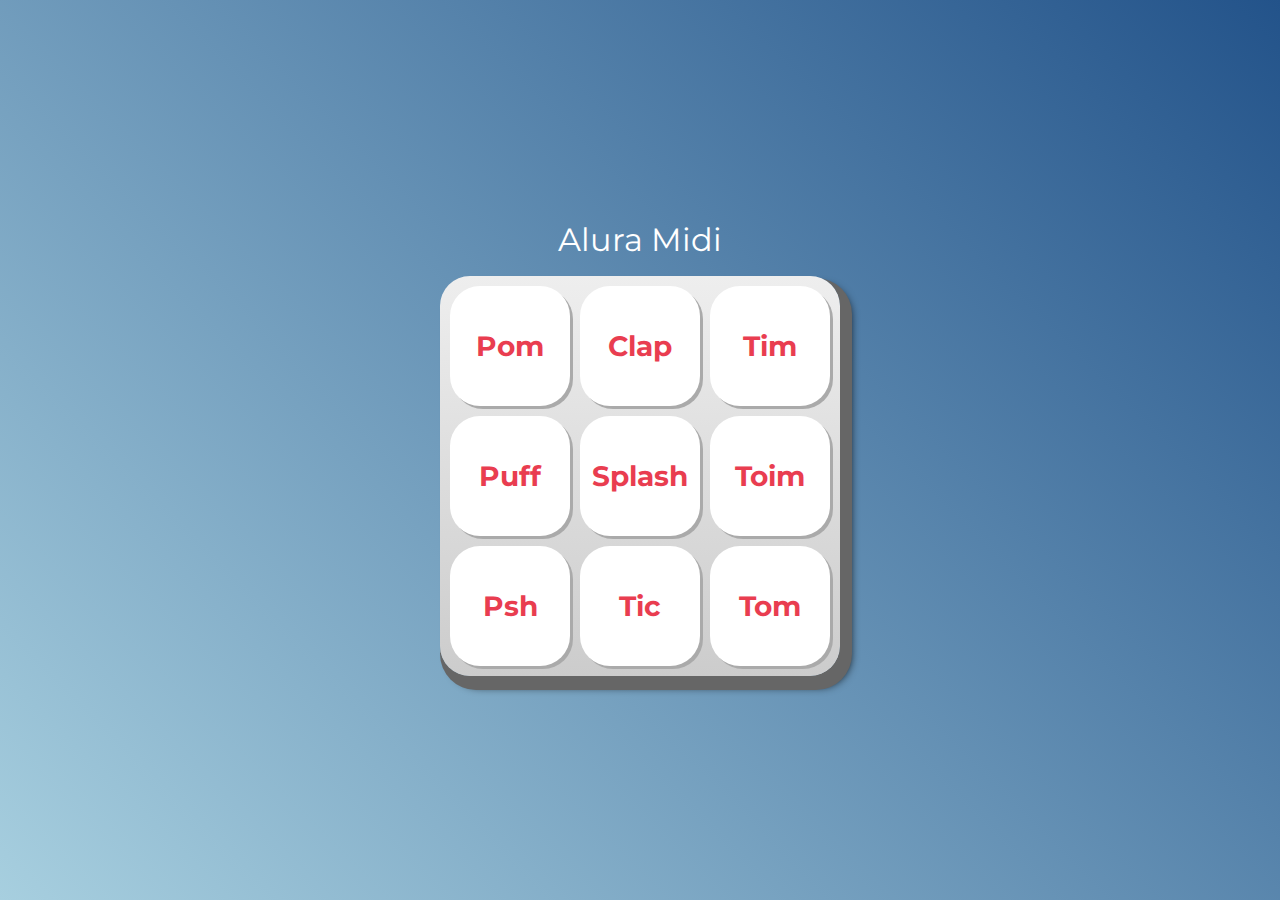
<file: SITE4/aluramidi-curso-aula4/index.html>
<!DOCTYPE html>
<html lang="pt-BR">
<head>
    <meta charset="UTF-8">
    <meta http-equiv="X-UA-Compatible" content="IE=edge">
    <meta name="viewport" content="width=device-width, initial-scale=1.0">

    <title>Alura MIDI</title>

    <link rel="preconnect" href="https://fonts.googleapis.com">
    <link rel="preconnect" href="https://fonts.gstatic.com" crossorigin>
    <link href="https://fonts.googleapis.com/css2?family=Montserrat:wght@500;600&display=swap" rel="stylesheet">

    <link rel="icon" type="image/png" href="images/bateria.png">
    <link rel="stylesheet" href="css/reset.css">
    <link rel="stylesheet" href="css/estilos.css">

</head>
<body>

    <h1>Alura Midi</h1>

    <section class="teclado">
        <button class="tecla tecla_pom">Pom</button>
        <button class="tecla tecla_clap">Clap</button>
        <button class="tecla tecla_tim">Tim</button>

        <button class="tecla tecla_puff">Puff</button>
        <button class="tecla tecla_splash">Splash</button>
        <button class="tecla tecla_toim">Toim</button>

        <button class="tecla tecla_psh">Psh</button>
        <button class="tecla tecla_tic">Tic</button>
        <button class="tecla tecla_tom">Tom</button>
    </section>

    <audio src="sounds/keyq.wav" id="som_tecla_pom"></audio>
    <audio src="sounds/keyw.wav" id="som_tecla_clap"></audio>
    <audio src="sounds/keye.wav" id="som_tecla_tim"></audio>
    <audio src="sounds/keya.wav" id="som_tecla_puff"></audio>
    <audio src="sounds/keys.wav" id="som_tecla_splash"></audio>
    <audio src="sounds/keyd.wav" id="som_tecla_toim"></audio>
    <audio src="sounds/keyz.wav" id="som_tecla_psh"></audio>
    <audio src="sounds/keyx.wav" id="som_tecla_tic"></audio>
    <audio src="sounds/keyc.wav" id="som_tecla_tom"></audio>

    <script src="main.js"></script>

</body>
</html>
</file>
<file: SITE4/aluramidi-curso-aula4/css/estilos.css>
:root {
  --cinza: #aaa;
  --vermelha: #e93d50;
  --vermelha-escura: #af303f;
  --branca: #fff;
  --luz: rgb(229, 255, 0);
}

body {
  align-items: center;
  background: linear-gradient(45deg, #a7cfdf 0%,#23538a 100%);
  display: flex;
  justify-content: center;
  flex-direction: column;
  font-family: 'Montserrat', sans-serif;
  min-height: 100vh;
}

h1 {
  color: var(--branca);
  margin-bottom: 20px;
  font-size: 2rem;
}

.teclado {
  background: linear-gradient(to bottom, #eeeeee 0%,#cccccc 100%);
  box-shadow: 6px 8px 0 6px #666, 10px 10px 10px #000;
  border-radius: 30px;
  display: grid;
  gap: 10px;
  grid-template-columns: repeat(3, 1fr);
  padding: 10px;
}

.tecla {
  background-color: var(--branca);
  border-radius: 30px;
  box-shadow: 3px 3px 0 var(--cinza);
  color: var(--vermelha);
  cursor: pointer;
  height: 120px;
  font-size: 1.75em;
  font-weight: bold;
  line-height: 120px;
  text-align: center;
  width: 120px;
}

.tecla.ativa,
.tecla:active {
  background-color: var(--vermelha);
  border: 4px solid  var(--vermelha);
  box-shadow: 3px 3px 0 var(--vermelha-escura) inset;
  color: var(--branca);
  outline: none;
}

.tecla.focus,
.tecla:focus {
  outline: none;
  box-shadow: 1px 1px 10px var(--luz);
}

.tecla.active:focus,
.tecla:active:focus {
  box-shadow: 3px 3px 0 var(--vermelha-escura) inset, 1px 1px 10px var(--luz);
}
</file>
